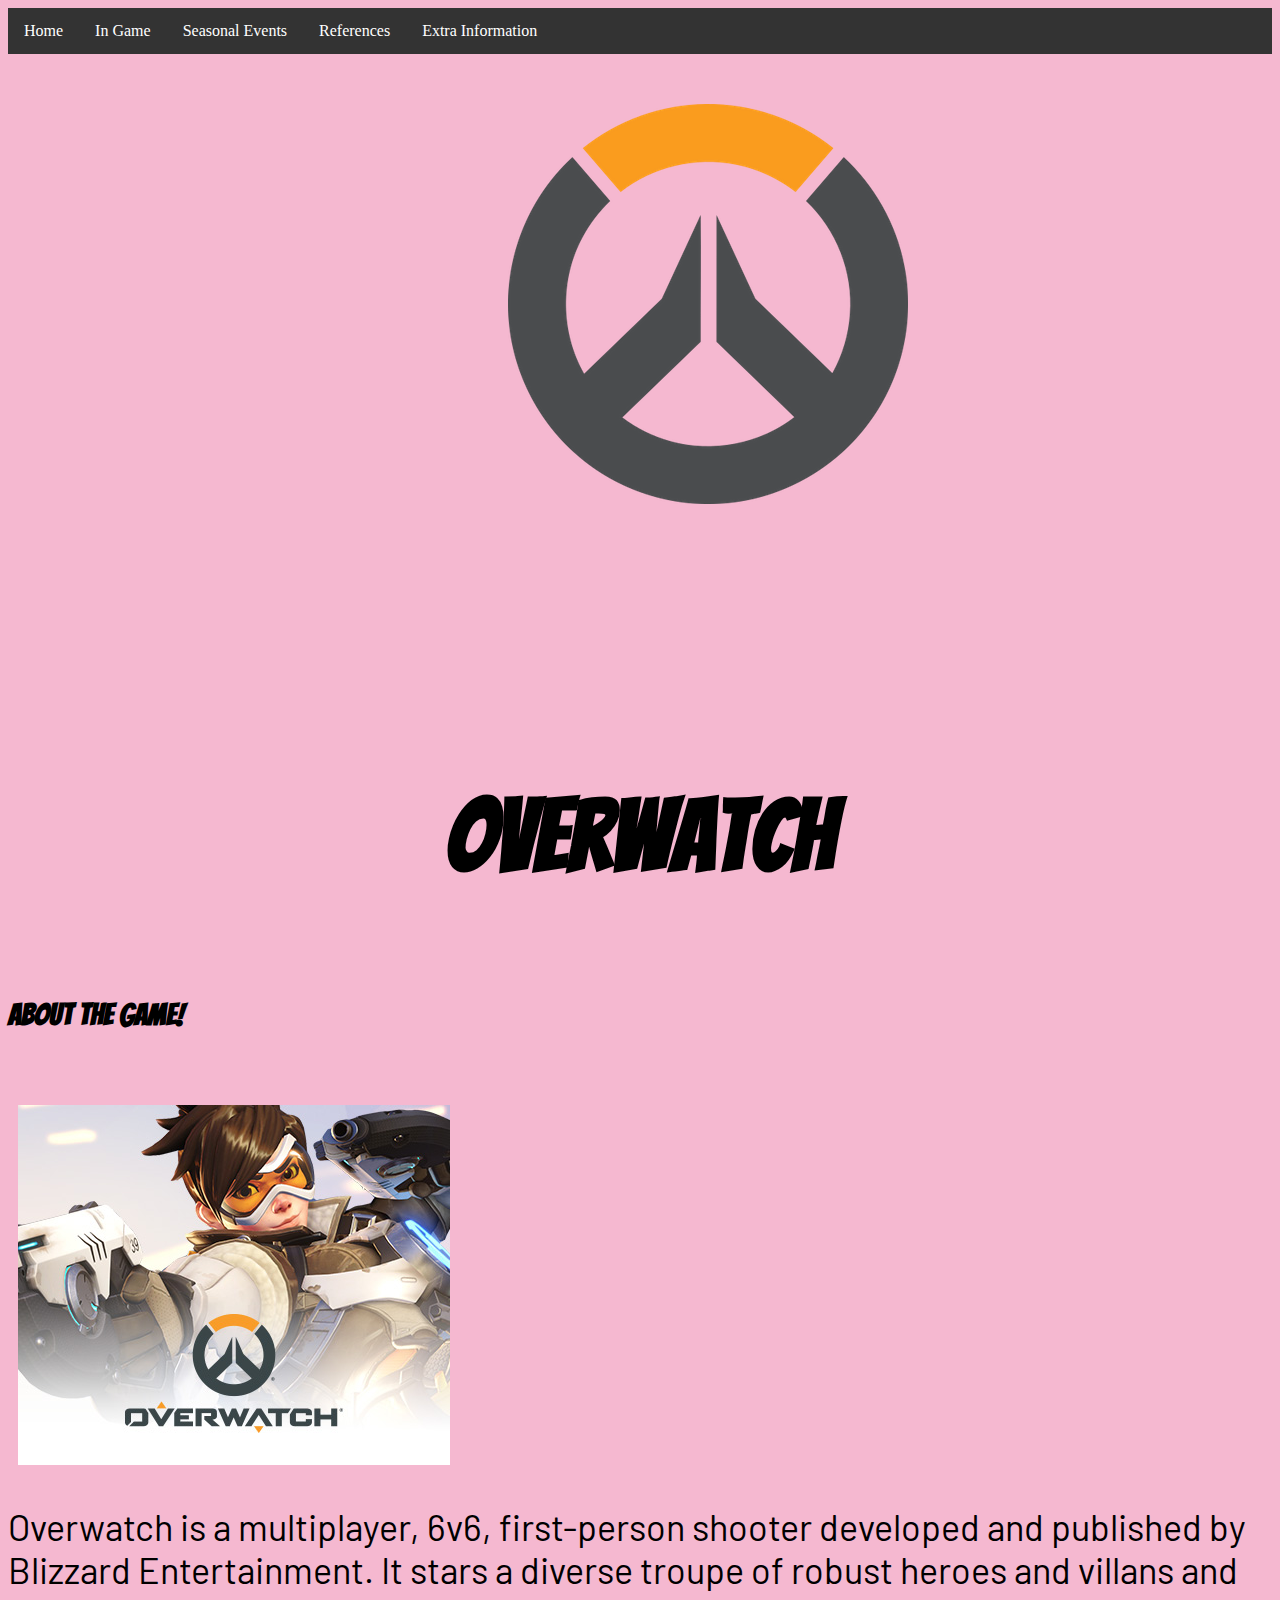
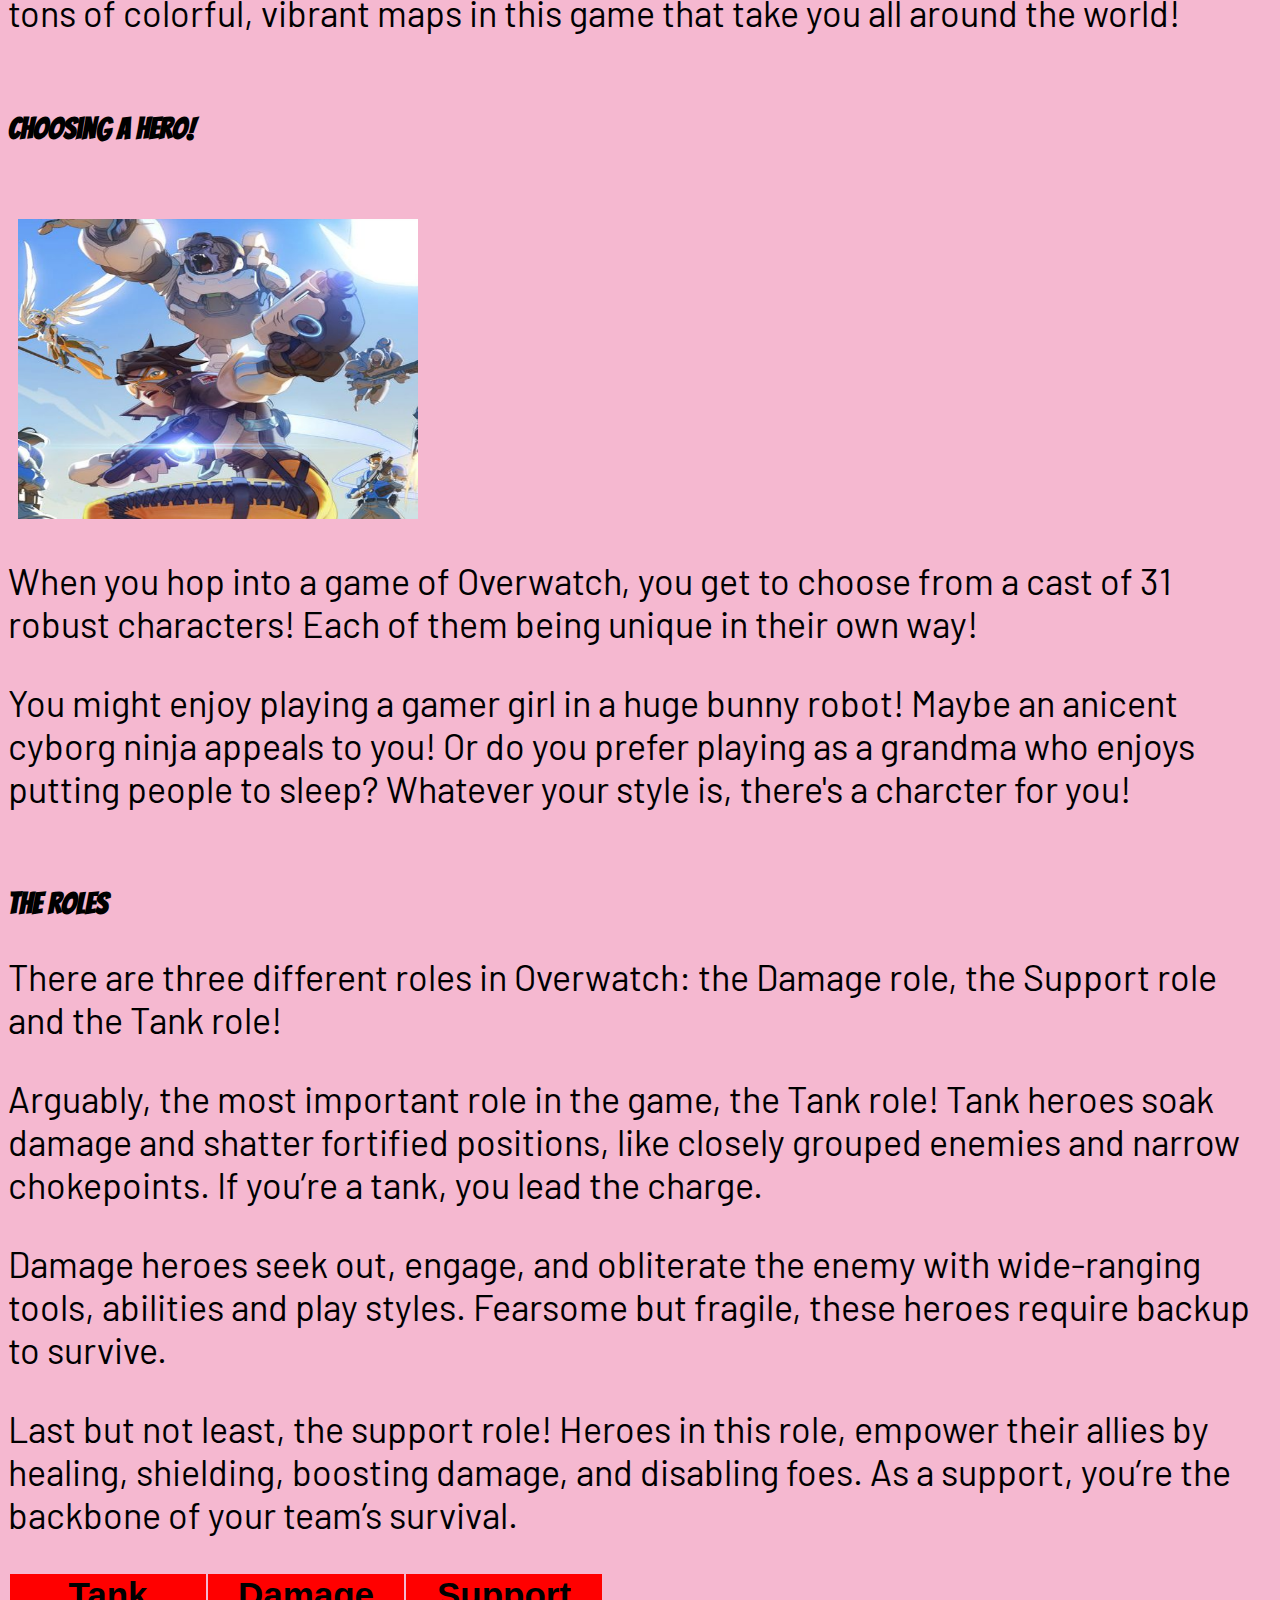
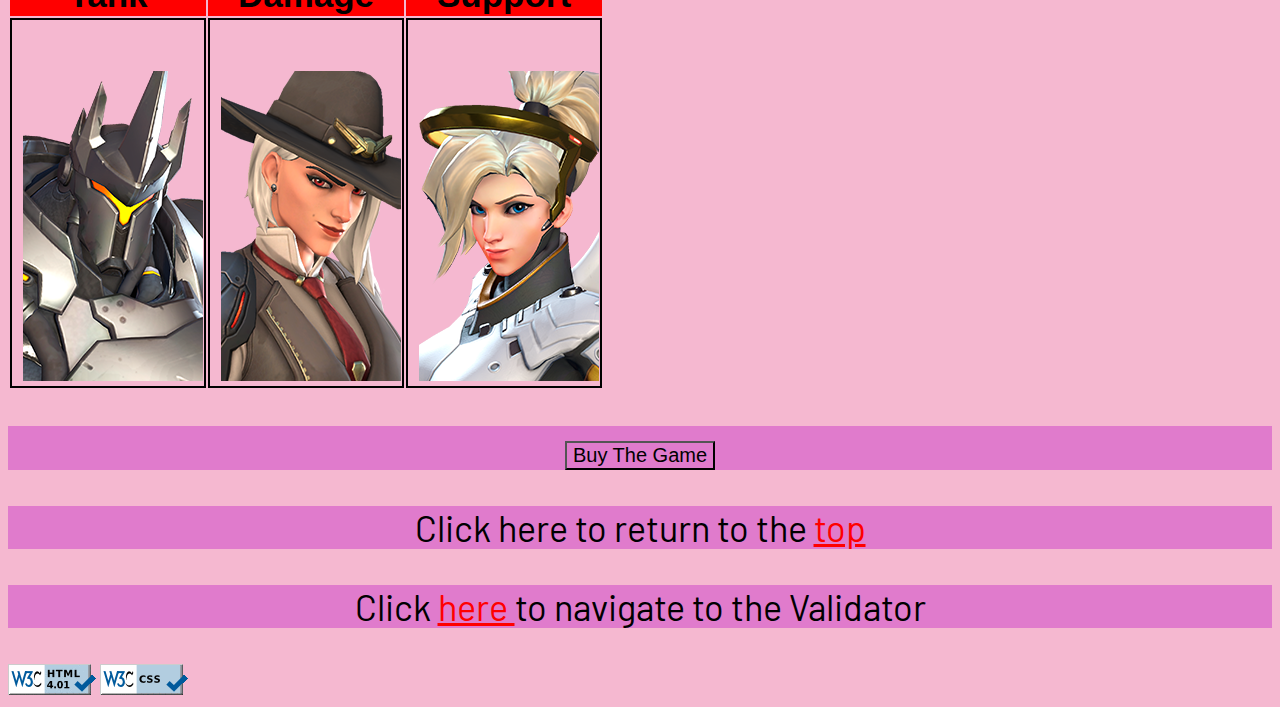
<file: index.html>
<!Doctype html>
<html>
	<head>
		<link rel="stylesheet" type="text/css" href="index.css"> 
		<link href="https://fonts.googleapis.com/css?family=Bangers&display=swap" rel="stylesheet">
		<link href="https://fonts.googleapis.com/css?family=Barlow&display=swap" rel="stylesheet">
		<meta charset="UTF-8">
		<title>
			Title Page 
		</title>

	</head>
	<body class="Top">
		<ul>
			<li>
				<a href="index.html">Home</a>
			</li>
			<li>
			<a href="owcontent.html" target="_blank"> In Game </a>
			<li>
				<a href="Events.html" target="_blank">Seasonal Events </a>
			</li>
			<li>
				<a href="citations.html" target="_blank">References</a>
			</li>
			<li class="dropdown">
				<a href="javascript:void(0)" class="dropbtn" >Extra Information</a>
				<div class="dropdown-content">
					<a href="https://overwatchleague.com/" target="_blank">The Overwatch League</a>
					<a href="https://playoverwatch.com/en-us/esports/open-division" target="_blank">Open Division</a>
				</div>
			</li>
		</ul>
		<div class="a">
			<img src="images/overwatch.png" alt="Don't Work">
		</div>
		<br>
		<br>
		<br>
		<br>
		<br>
		<br>
		<br>
		<br>
		<br>
		<h1>
			Overwatch
		</h1>
		<br>
		<h2>
			About the game!
		</h2>
		
		<img src="images/Overwatch1.jpg" alt="No Work" class="ow1">
		<p>
			Overwatch is a multiplayer, 6v6, first-person
			shooter developed and published by Blizzard Entertainment.
			It stars a diverse troupe of robust heroes and villans and 
			tons of colorful, vibrant maps in this game that take you all 
			around the world!
		
			
		</p>
		
		<br>
		<h2>
			Choosing a hero!
		</h2>
		<img src="images/hro.jpg" alt="No Work" width="400" height="300" class="hro">
		<p>
			When you hop into a game of Overwatch, you get to choose from a cast of 31 robust characters!
			Each of them being unique in their own way!
		</p>
		<p>
			You might enjoy playing a gamer girl in a huge bunny robot! 
			Maybe an anicent cyborg ninja appeals to you! 
			Or do you prefer playing as a grandma who enjoys putting people to sleep?
			Whatever your style is, there's a charcter for you!
		</p>
		<br>
		<h2> 
		The Roles
		</h2>
		<p>
			There are three different roles in Overwatch:
			the Damage role, the Support role and the Tank role!
		</p>
		<p>
			Arguably, the most important role in the game, the Tank role!
			Tank heroes soak damage and shatter fortified positions, 
			like closely grouped enemies and narrow chokepoints.
			If you’re a tank, you lead the charge.
		</p>
		<p>
			Damage heroes seek out, engage, and obliterate the enemy with wide-ranging tools,
			abilities and play styles.
			Fearsome but fragile, these heroes require backup to survive.
		</p>
		<p>
		Last but not least, the support role! Heroes in this role, 
		empower their allies by healing, shielding,
		boosting damage, and disabling foes.
		As a support, you’re the backbone of your team’s survival.
		</p>
		<table>
			<tr>
				<th>Tank</th>
				<th>Damage</th>
				<th>Support</th>
			</tr>
			<tr>
				
				<td><img src="images/rein.png" alt="No Work" class="rein" ></td>
				<td><img src="images/ashe.png" alt="No Work" class="ashe" ></td>
				<td><img src="images/mercy.png" alt="No Work" class="mercy" ></td>
			
			</tr>
		</table>
		
		
		<footer>
			<p>
				<button onclick="window.location.href = 'https://us.shop.battle.net/en-us/product/overwatch?blzcmp=ow_buy_footer';">Buy The Game</button>
			
			</p>
		</footer>
		<footer>
			<p>
				Click here to return to the <a href="#Top">top</a>
			</p>
			
		</footer>
		<footer>
			<p>
				Click <a href="http://validator.w3.org/check?uri=https://raaidrashid.github.io" target="_blank">here </a> to navigate to the Validator
				
			</p>
		</footer>
		<img src="images/w3c.png" alt="No Work" class="css">
		<img src="images/vcss.jpg" alt="No Work" class="css">
	</body>
</html>
</file>
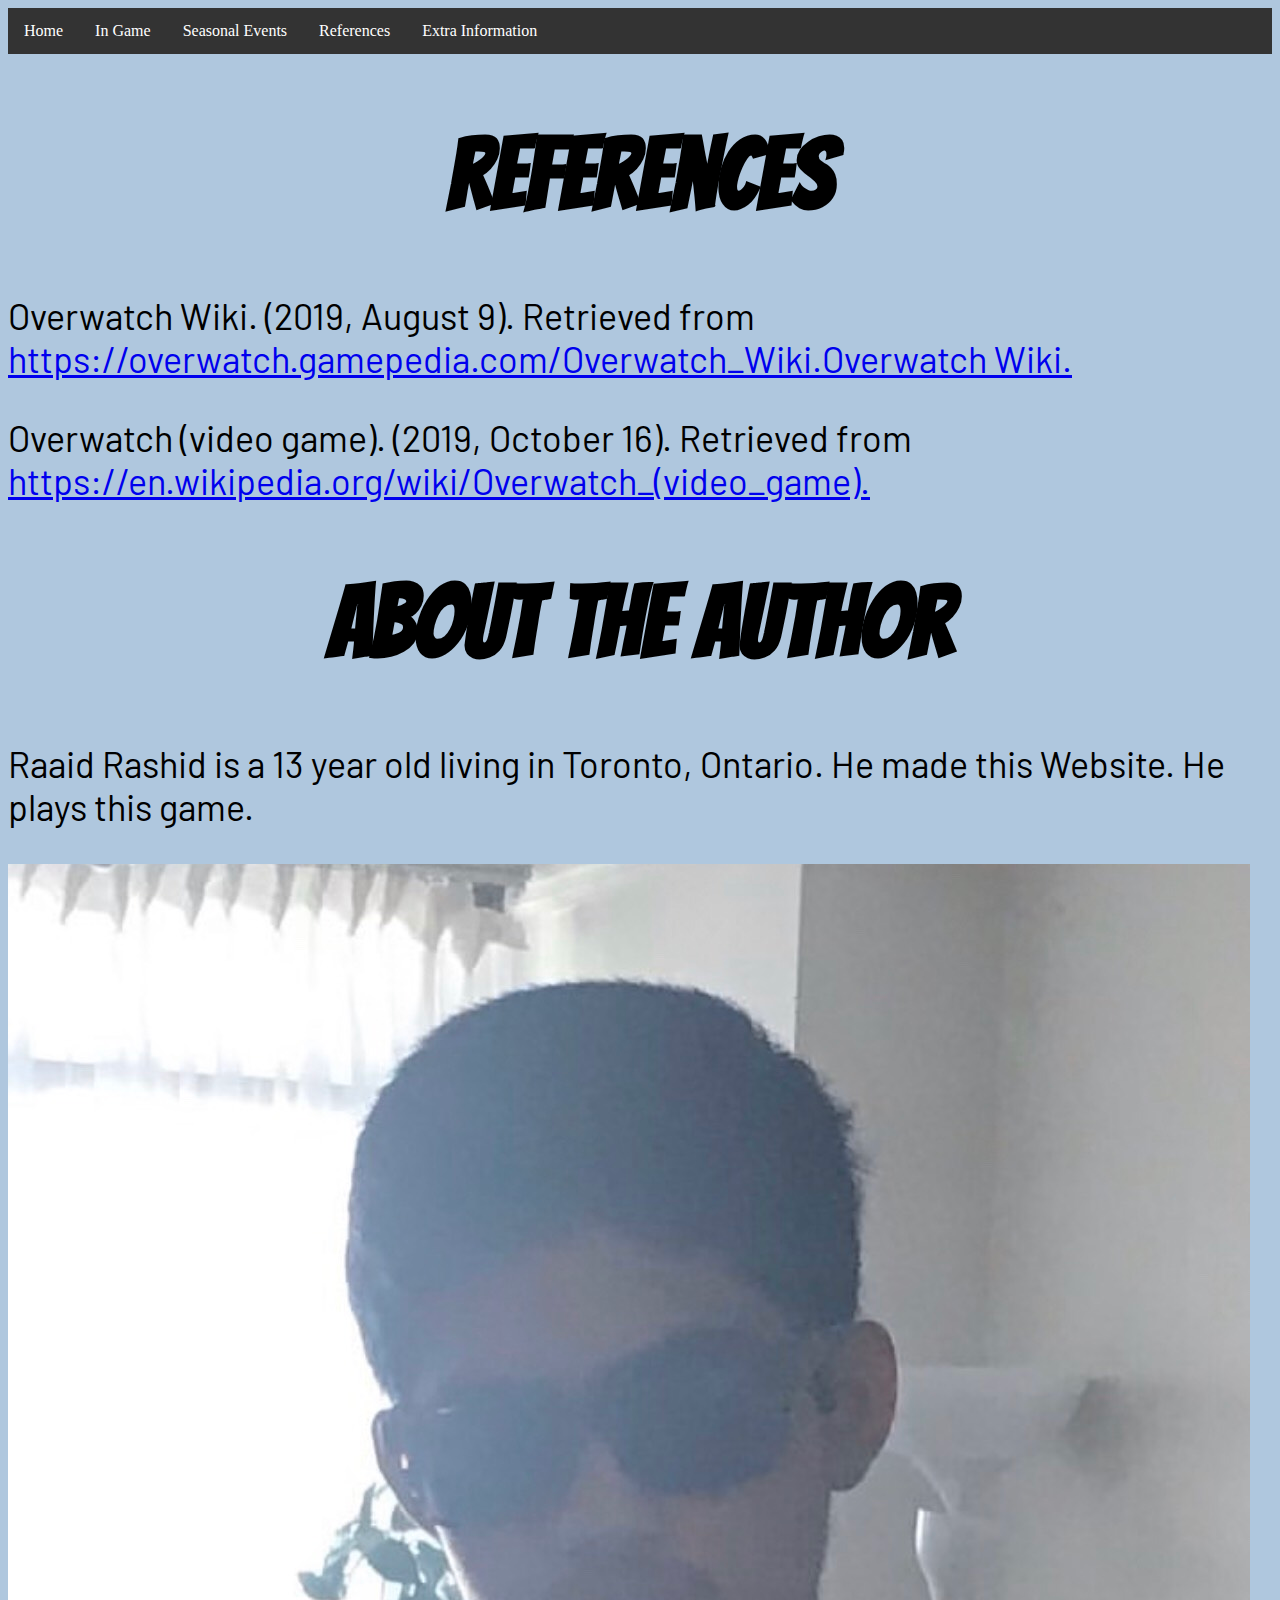
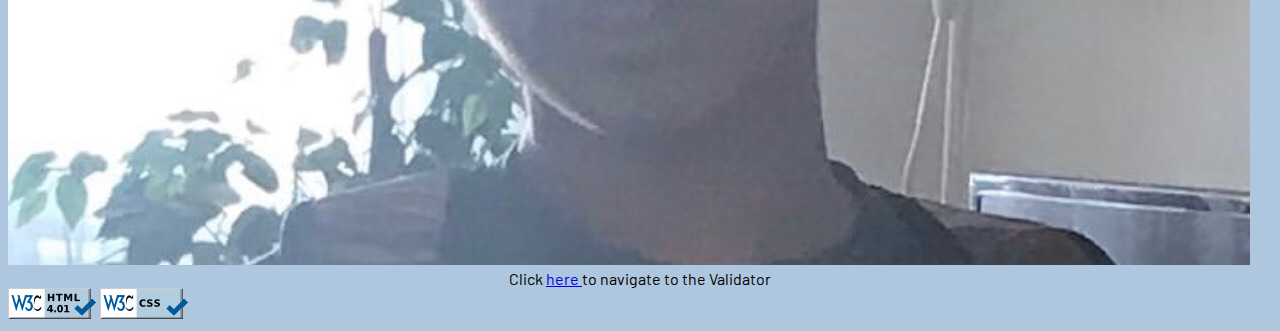
<file: citations.html>
<!Doctype HTML>
<html>
	<head>
		<link rel="stylesheet" type="text/css" href="citations.css"> 
		<link href="https://fonts.googleapis.com/css?family=Bangers&display=swap" rel="stylesheet">
		<link href="https://fonts.googleapis.com/css?family=Barlow&display=swap" rel="stylesheet">
		<meta charset="UTF-8">
		<title>
			References
		</title>

	</head>
	<body class="Top">
		<ul>
			<li>
				<a href="index.html">Home</a>
			</li>
			<li>
			<a href="owcontent.html" target="_blank"> In Game </a>
			<li>
				<a href="Events.html" target="_blank">Seasonal Events </a>
			</li>
			<li>
				<a href="citations.html" target="_blank">References</a>
			</li>
			<li class="dropdown">
				<a href="javascript:void(0)" class="dropbtn" >Extra Information</a>
				<div class="dropdown-content">
					<a href="https://overwatchleague.com/" target="_blank">The Overwatch League</a>
					<a href="https://playoverwatch.com/en-us/esports/open-division" target="_blank">Open Division</a>
				</div>
			</li>
		</ul>
		<h1>
		References
		</h1>
		<p>
			Overwatch Wiki. (2019, August 9). Retrieved from <a href="https://overwatch.gamepedia.com/Overwatch_Wiki.Overwatch" target="_blank">https://overwatch.gamepedia.com/Overwatch_Wiki.Overwatch Wiki. </a> 
		</p>
		<p>
			Overwatch (video game). (2019, October 16). Retrieved from <a href="https://en.wikipedia.org/wiki/Overwatch_(video_game_.)" target="_blank"> https://en.wikipedia.org/wiki/Overwatch_(video_game).</a>
		
		</p>
		<h1>
		About the Author
		</h1>
		<p>
			Raaid Rashid is a 13 year old living in Toronto, Ontario. He made this Website. He plays this game.
		</p>
		<img src="images/raaid.jpg" alt="No Work">
		<footer>
		
				Click <a href="http://validator.w3.org/check?uri=https://raaidrashid.github.io" target="_blank">here </a> to navigate to the Validator
		</footer>
		<img src="images/w3c.png" alt="No Work" class="css">
		<img src="images/vcss.jpg" alt="No Work" class="css">
		
	</body>
</html>
</file>
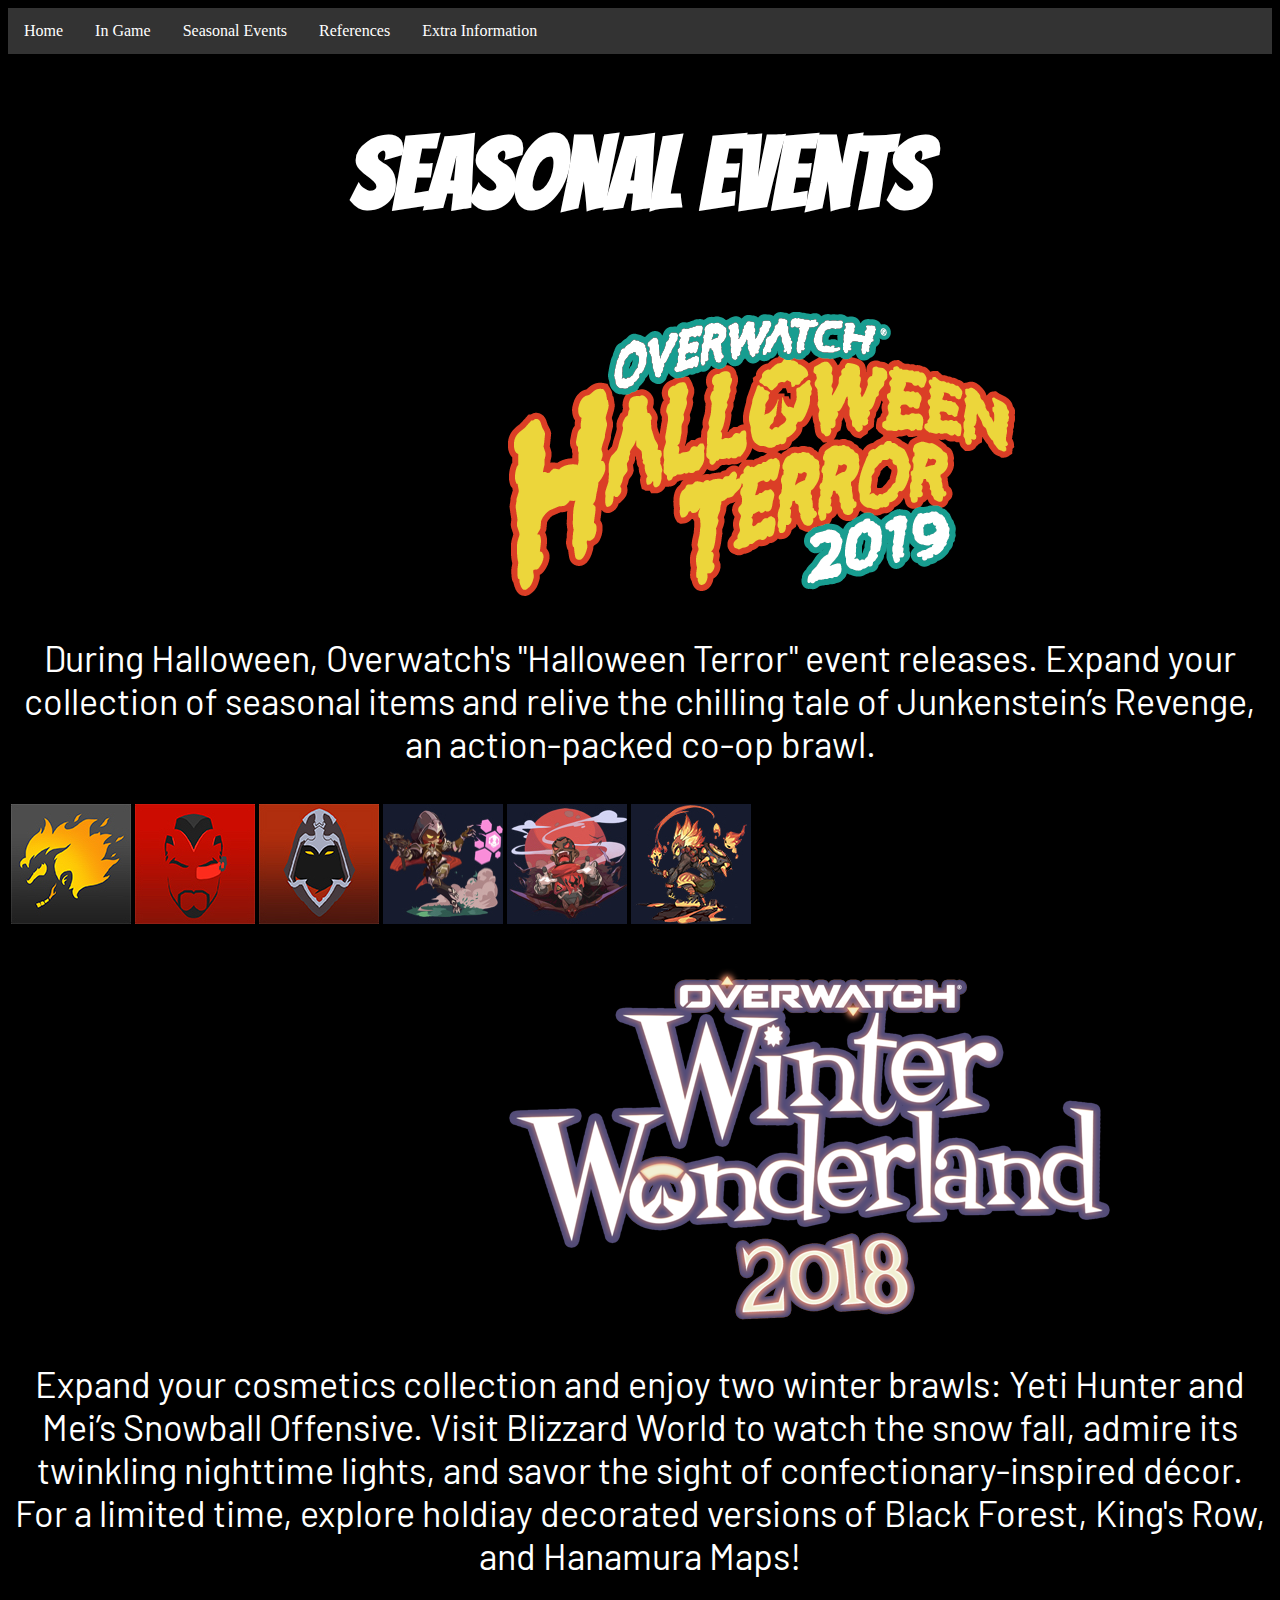
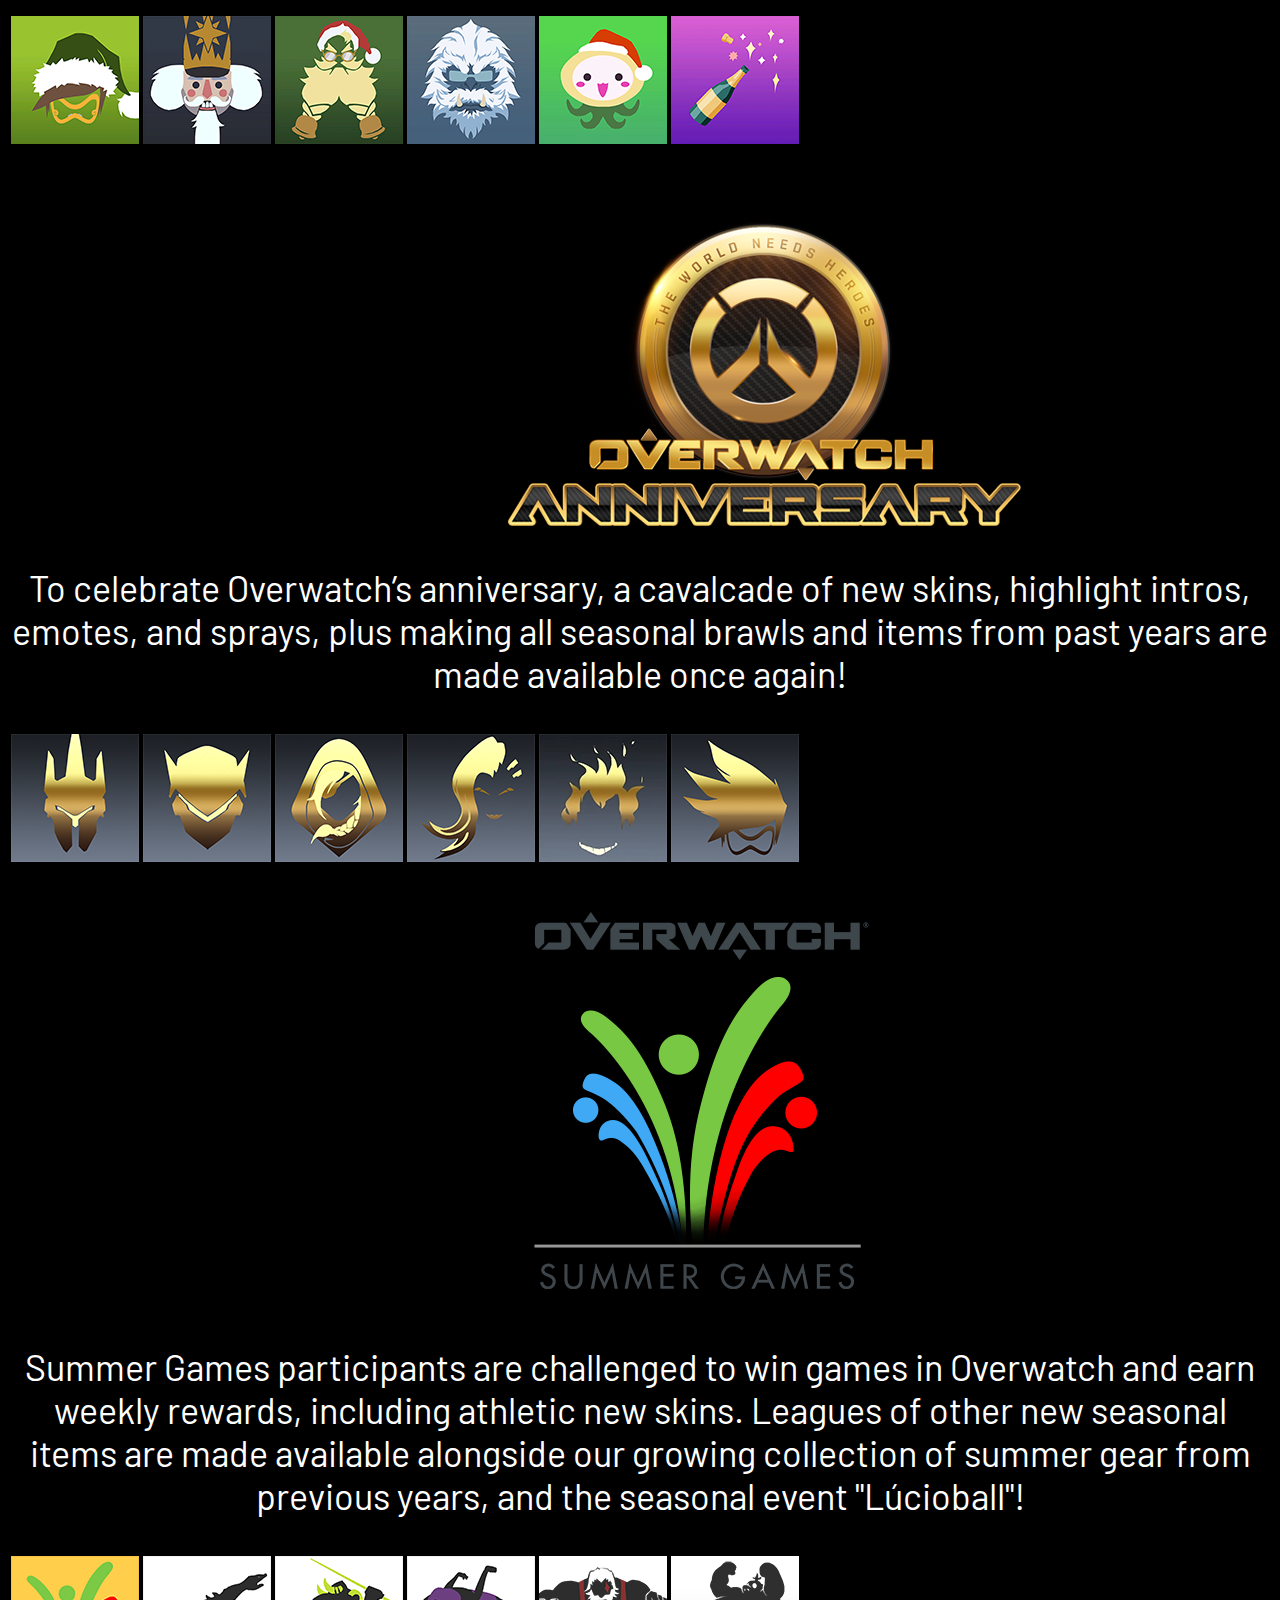
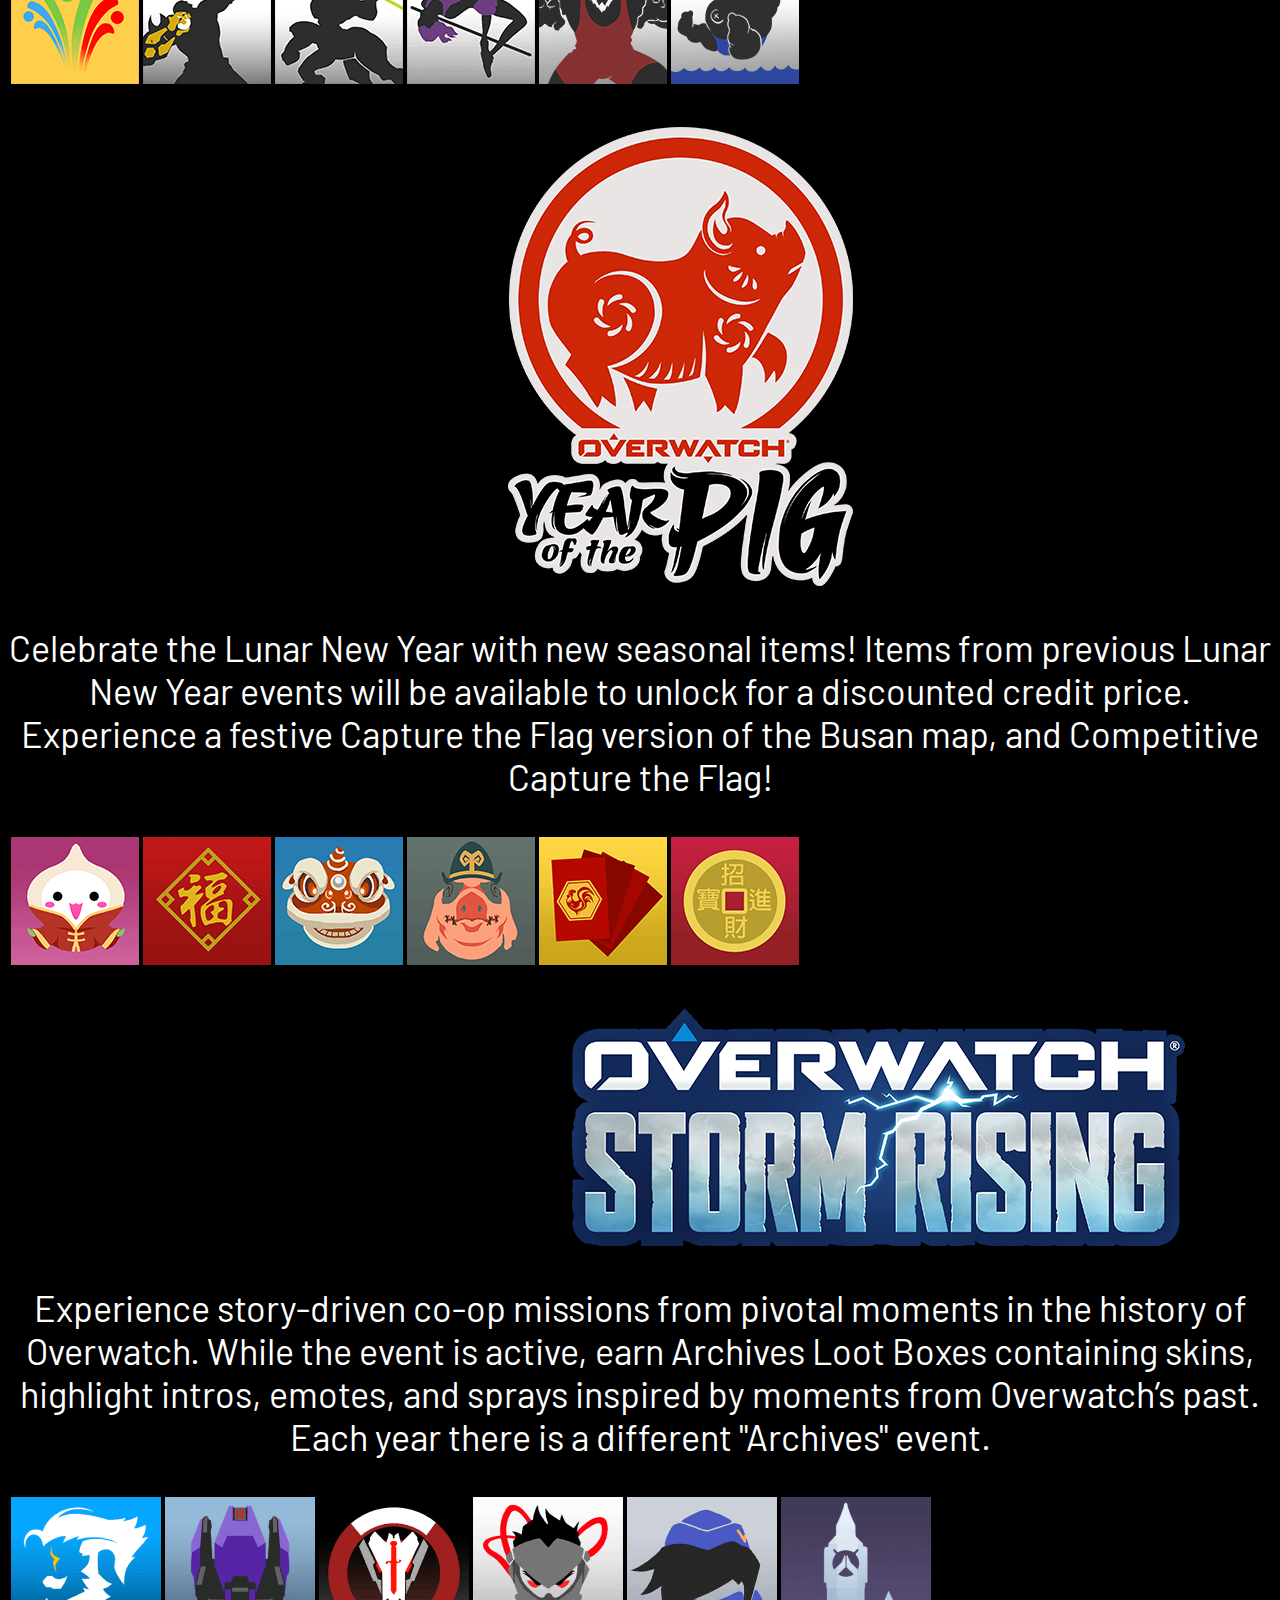
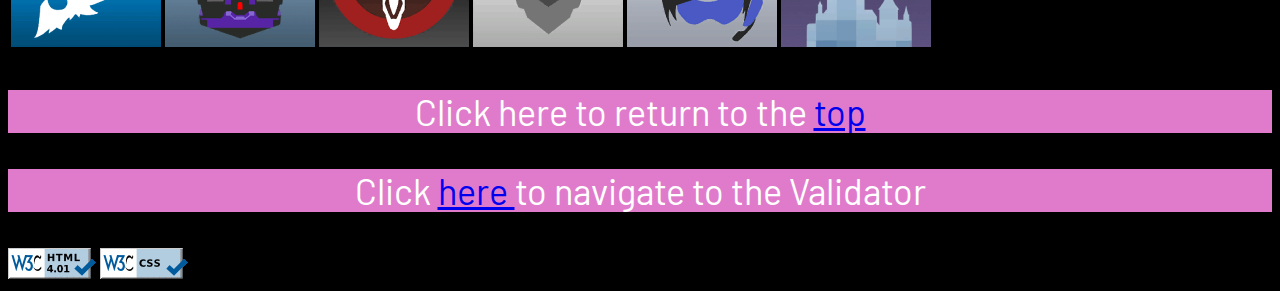
<file: Events.html>
<!Doctype html>
<html>
	<head>
		<link rel="stylesheet" type ="text/css"href = "Events.css" /> 
		<link href="https://fonts.googleapis.com/css?family=Bangers&display=swap" rel="stylesheet">
		<link href="https://fonts.googleapis.com/css?family=Barlow&display=swap" rel="stylesheet">
		<meta charset="UTF-8">
		<title>
			Events
		</title>

	</head>
	<body class="Top">
		<ul>
			<li>
				<a href="index.html">Home</a>
			</li>
			<li>
			<a href="owcontent.html" target="_blank"> In Game </a>
			<li>
				<a href="Events.html" target="_blank">Seasonal Events </a>
			</li>
			<li>
				<a href="citations.html" target="_blank">References</a>
			</li>
			<li class="dropdown">
				<a href="javascript:void(0)" class="dropbtn" >Extra Information</a>
				<div class="dropdown-content">
					<a href="https://overwatchleague.com/" target="_blank">The Overwatch League</a>
					<a href="https://playoverwatch.com/en-us/esports/open-division" target="_blank">Open Division</a>
				</div>
			</li>
		</ul>
		<h1 class="Title">
			Seasonal Events
		</h1>
		<br>
	
		<img src="images/halloween.jpg" alt="Doesnt Work" class="ht">
		<p>
			During Halloween, Overwatch's "Halloween Terror" event releases.
			Expand your collection of seasonal items and relive the chilling 
			tale of Junkenstein’s Revenge, 
			an action-packed co-op brawl.
		</p>
		<table>
			<tr>	
				<td><img src="images/jri.jpg" alt="No Work" ></td>
				<td><img src="images/bp.jpg" alt="No Work"></td>
				<td><img src="images/sb.jpg" alt="No Work" ></td>
				<td><img src="images/sb1.jpg" alt="No Work" ></td>
				<td><img src="images/bp1.jpg" alt="No Work" ></td>
				<td><img src="images/jri1.jpg" alt="No Work" ></td>
			</tr>
		</table>
		<br>
		<br>
		<img src="images/ww.jpg" alt="Doesnt Work" class="ht">
		<p>
			Expand your cosmetics collection and enjoy two winter brawls: Yeti Hunter and Mei’s Snowball Offensive. 
			Visit Blizzard World to watch the snow fall, admire its twinkling nighttime lights,
			and savor the sight of confectionary-inspired décor.
			For a limited time, explore holdiay decorated versions of Black Forest, King's Row, and Hanamura Maps!
		</p>
		<table>
			<tr>	
				<td><img src="images/tgi.png" alt="No Work" ></td>
				<td><img src="images/nc.png" alt="No Work"></td>
				<td><img src="images/st.png" alt="No Work" ></td>
				<td><img src="images/yt.png" alt="No Work" ></td>
				<td><img src="images/pchi.png" alt="No Work" ></td>
				<td><img src="images/bb.png" alt="No Work" ></td>
			</tr>
		</table>
		<br>
		<br>
		<br>
		<img src="images/oa.png" alt="Doesnt Work" class="ht">
		<p>
			To celebrate Overwatch’s anniversary, a cavalcade of new skins, highlight intros, emotes,
			and sprays, plus making all seasonal brawls and items from past years are made available once again!
		</p>
		<table>
			<tr>	
				<td><img src="images/rg.png" alt="No Work" ></td>
				<td><img src="images/gjg.png" alt="No Work"></td>
				<td><img src="images/ag.png" alt="No Work" ></td>
				<td><img src="images/sbg.png" alt="No Work" ></td>
				<td><img src="images/gr.png" alt="No Work" ></td>
				<td><img src="images/trg.png" alt="No Work" ></td>
			</tr>
		</table>
		<br>
		<br>
		
		<img src="images/sg.png" alt="Doesnt Work" class="ht">
		<p>
			Summer Games participants are challenged to
			win games in Overwatch and earn weekly rewards,
			including athletic new skins. Leagues of other new seasonal items are made available 
			alongside our growing collection of 
			summer gear from previous years, and the seasonal event "Lúcioball"!
		</p>
		<table>
			<tr>	
				<td><img src="images/sg1.png" alt="No Work" ></td>
				<td><img src="images/ds.png" alt="No Work"></td>
				<td><img src="images/ht.png" alt="No Work" ></td>
				<td><img src="images/sj.png" alt="No Work" ></td>
				<td><img src="images/wr.png" alt="No Work" ></td>
				<td><img src="images/dr.png" alt="No Work" ></td>
			</tr>
		</table>
		<br>
		<br>
		
		
		<img src="images/ln.png" alt="Doesnt Work" class="ht">
		<p>
			Celebrate the Lunar New Year with new seasonal items!
			Items from previous Lunar New Year events will be available to unlock for 
			a discounted credit price. Experience a festive Capture the Flag version of
			the Busan map, and Competitive Capture the Flag!
		</p>
		<table>
			<tr>	
				<td><img src="images/fc.png" alt="No Work" ></td>
				<td><img src="images/ft.png" alt="No Work"></td>
				<td><img src="images/ld.png" alt="No Work" ></td>
				<td><img src="images/pg.png" alt="No Work" ></td>
				<td><img src="images/re.png" alt="No Work" ></td>
				<td><img src="images/c.png" alt="No Work" ></td>
			</tr>
		</table>
		<br>
		<br>
		<img src="images/str.png" alt="Doesnt Work" class="ht">
		<p>
			Experience story-driven co-op missions from pivotal moments in the history of Overwatch.
		While the event is active, earn Archives Loot Boxes containing skins, 
		highlight intros, emotes, and sprays inspired by moments from Overwatch’s past.
			Each year there is a different "Archives" event.
		</p>
		<table>
			<tr>	
				<td><img src="images/lt.png" alt="No Work" ></td>
				<td><img src="images/dp.png" alt="No Work"></td>
				<td><img src="images/bw.png" alt="No Work" ></td>
				<td><img src="images/cbrg.png" alt="No Work" ></td>
				<td><img src="images/ctr.png" alt="No Work" ></td>
				<td><img src="images/ur.png" alt="No Work" ></td>
			</tr>
		</table>
		<footer>
			<p>
				Click here to return to the <a href="#Top">top</a>
			</p>
		</footer>
		<footer>
			<p>
				Click <a href="http://validator.w3.org/check?uri=https://raaidrashid.github.io" target="_blank">here </a> to navigate to the Validator
			</p>
		</footer>
		<img src="images/w3c.png" alt="No Work" class="css">
		<img src="images/vcss.jpg" alt="No Work" class="css">
	</body>
</html>
</file>
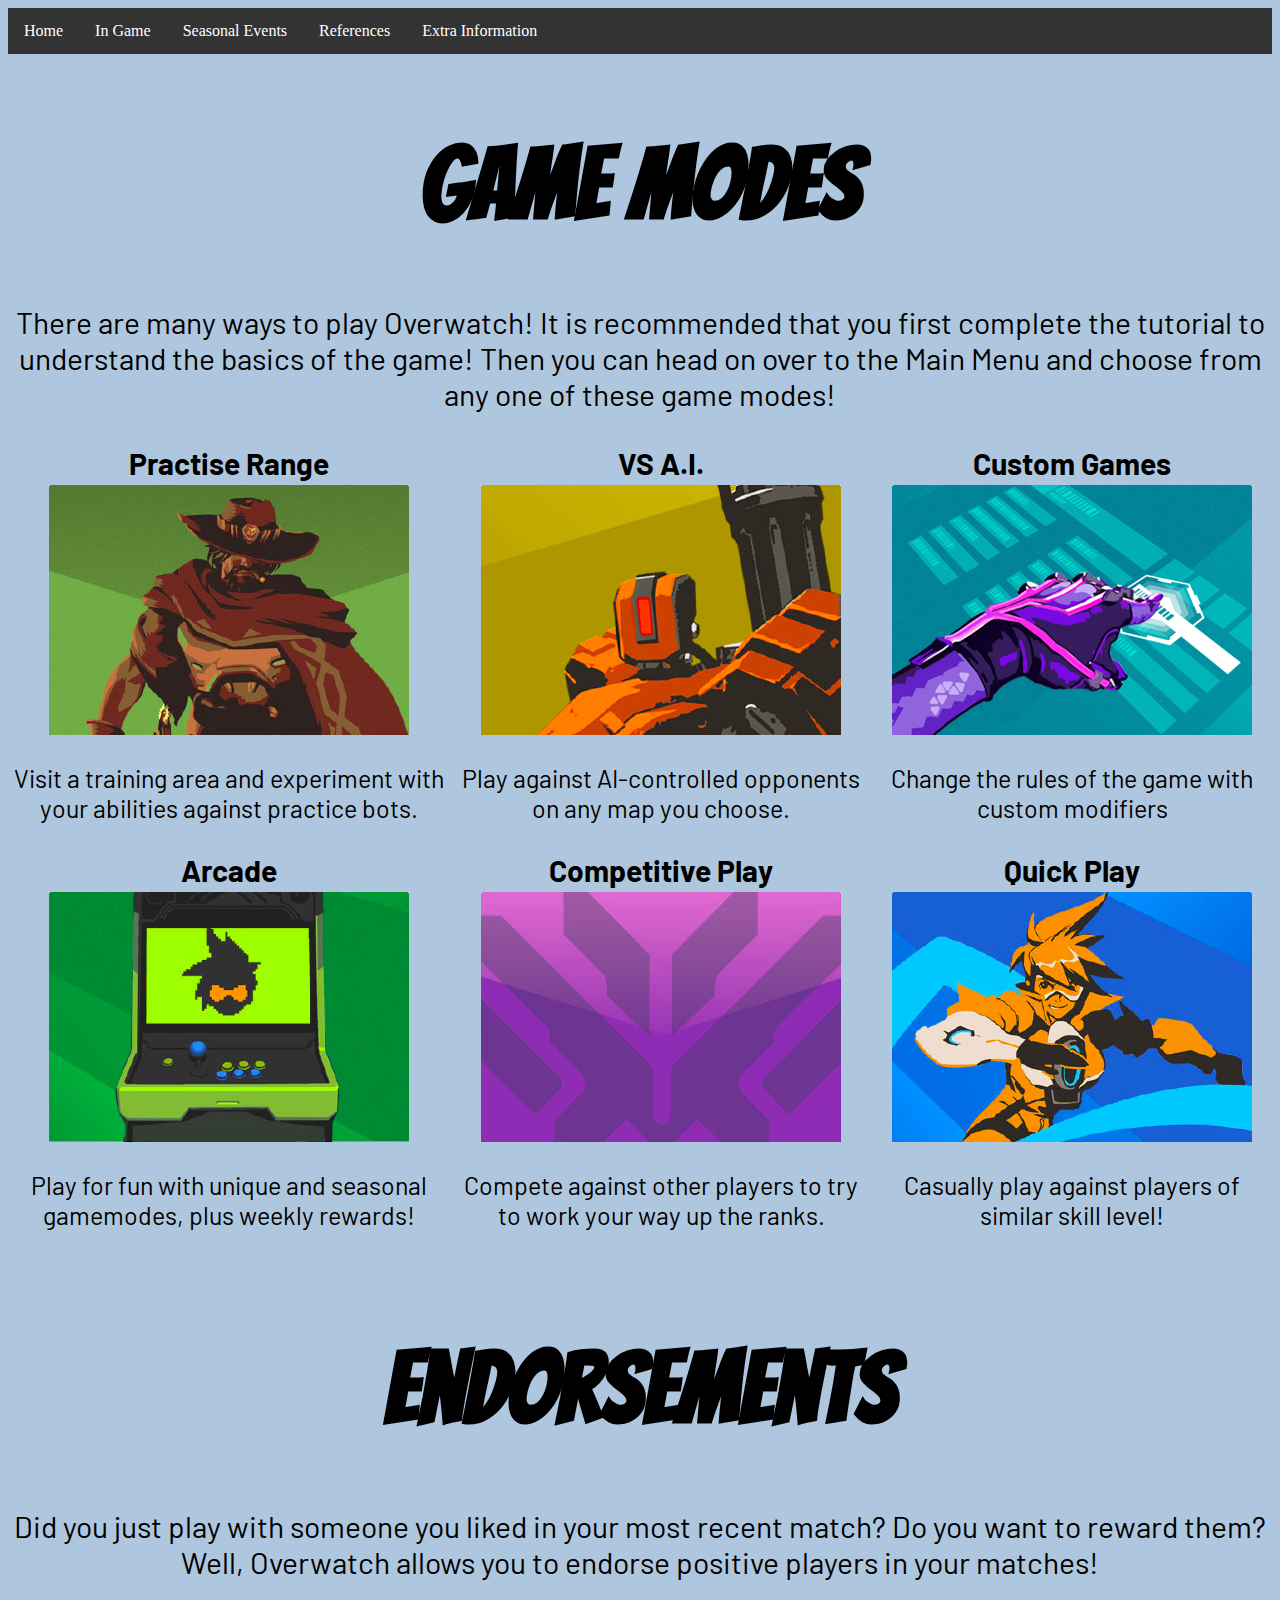
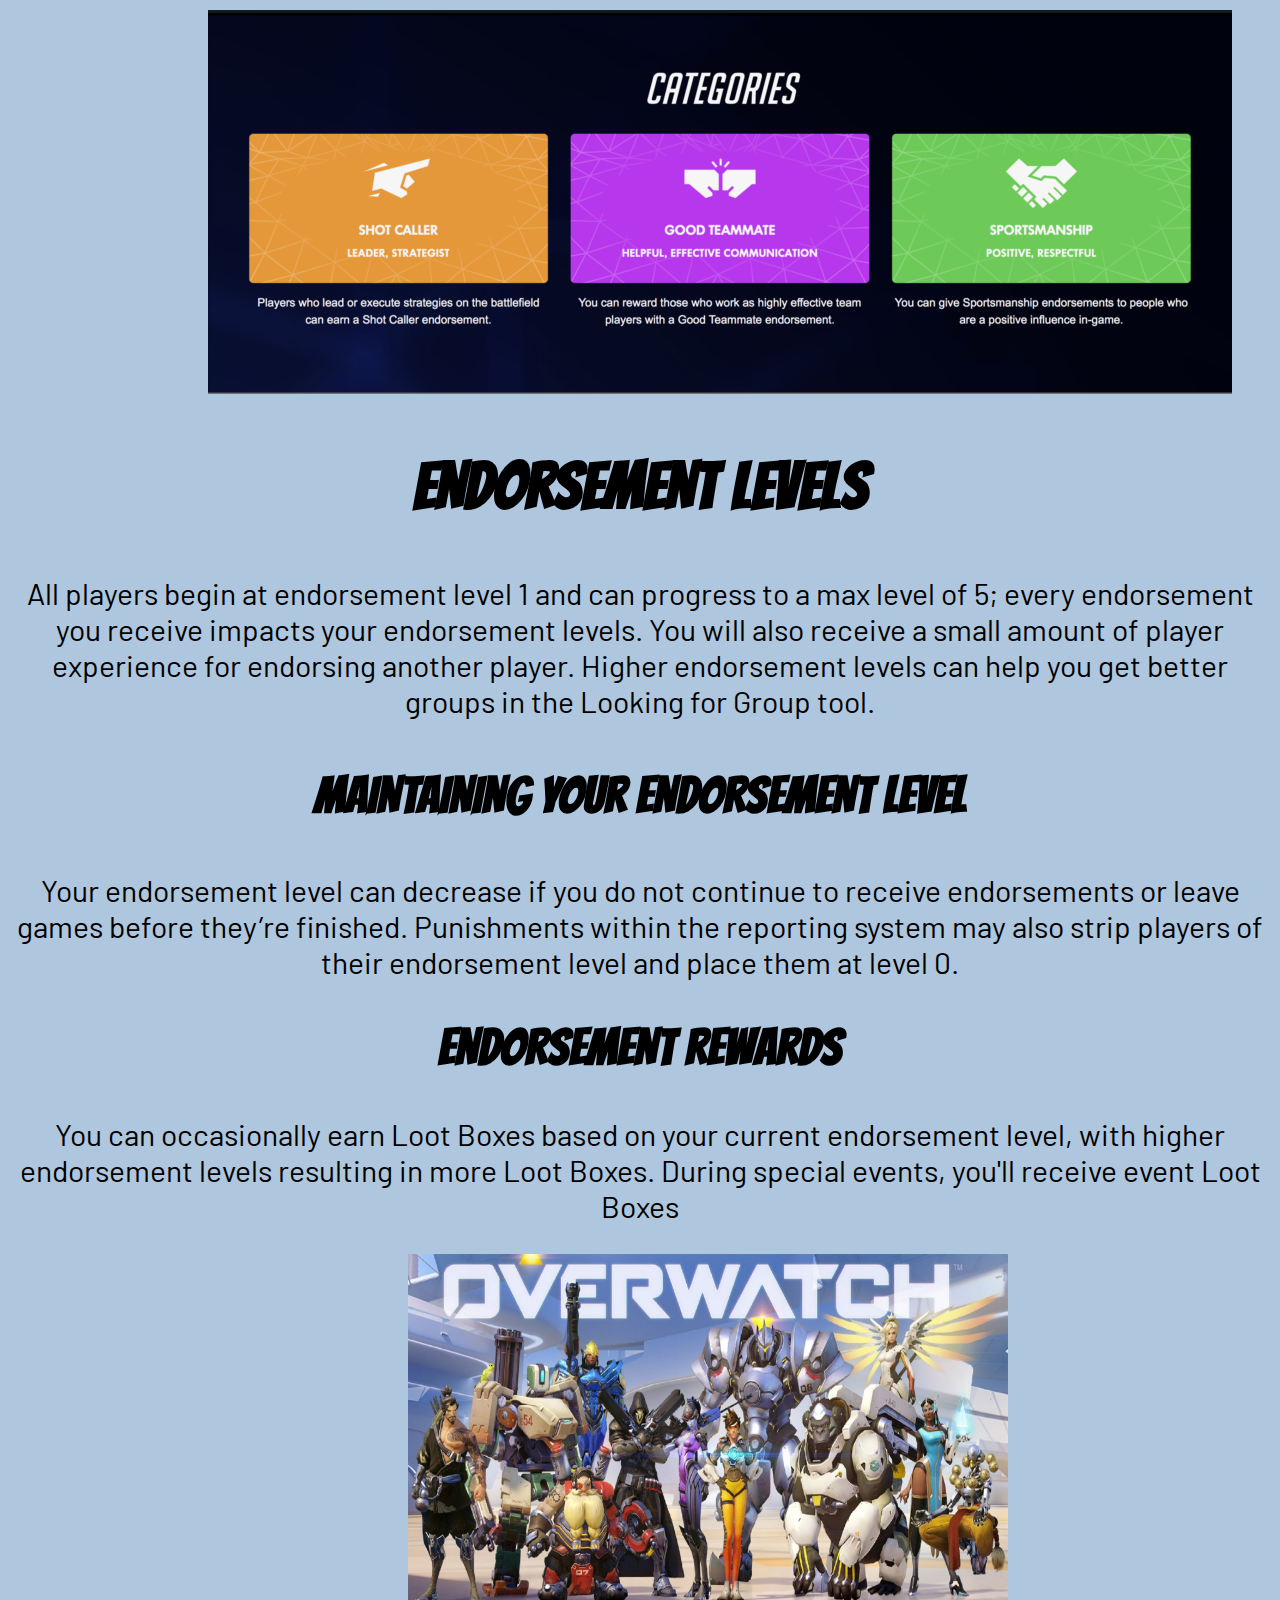
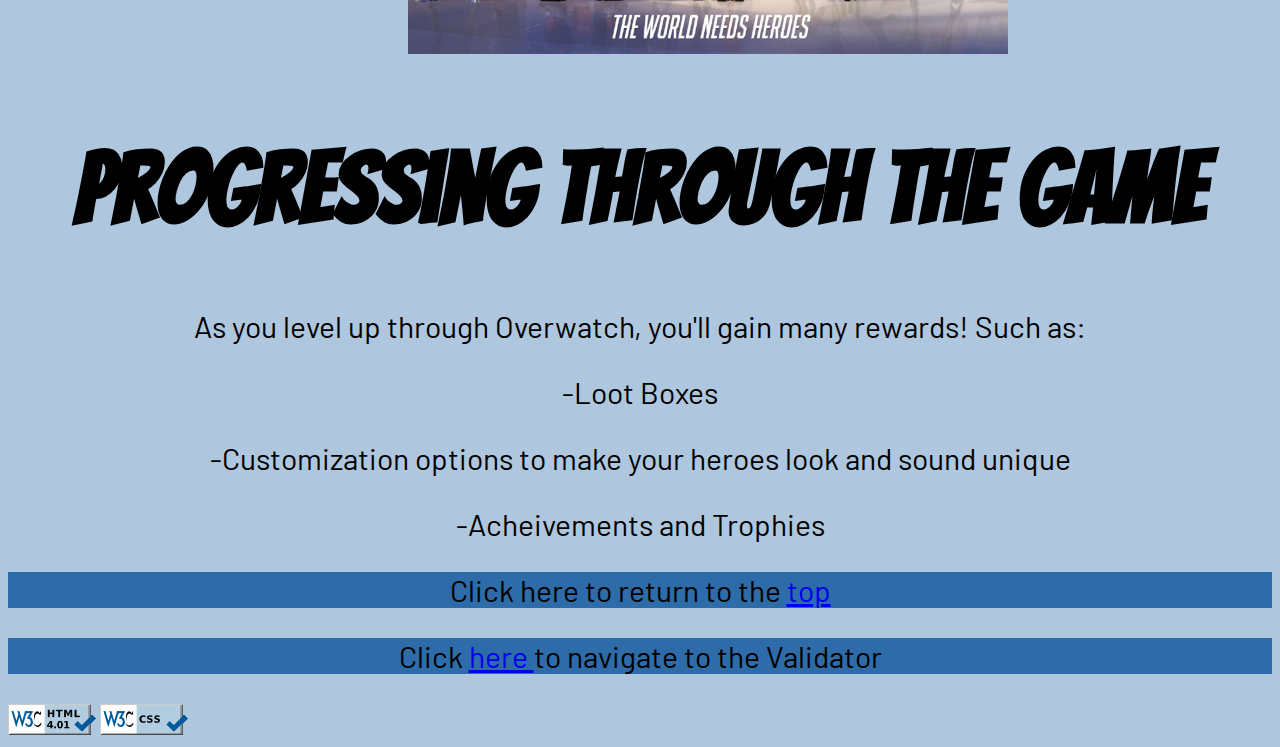
<file: owcontent.html>
<!Doctype html>
<html>
<head>
		<link rel="stylesheet" type="text/css" href="owcontent.css"> 
		<link href="https://fonts.googleapis.com/css?family=Bangers&display=swap" rel="stylesheet">
		<link href="https://fonts.googleapis.com/css?family=Barlow&display=swap" rel="stylesheet">
		<meta charset="UTF-8">
		<title>
			In Game Content
		</title>

	</head>
	<body class="Top">
		<ul>
			<li>
				<a href="index.html">Home</a>
			</li>
			<li>
			<a href="owcontent.html" target="_blank"> In Game </a>
			<li>
				<a href="Events.html" target="_blank">Seasonal Events </a>
			</li>
			<li>
				<a href="citations.html" target="_blank">References</a>
			</li>
			<li class="dropdown">
				<a href="javascript:void(0)" class="dropbtn" >Extra Information</a>
				<div class="dropdown-content">
					<a href="https://overwatchleague.com/" target="_blank">The Overwatch League</a>
					<a href="https://playoverwatch.com/en-us/esports/open-division" target="_blank">Open Division</a>
				</div>
			</li>
		</ul>
		<h1 class="gmh">
			Game Modes
		</h1>
		<p class="gm">
			There are many ways to play Overwatch! It is recommended that you 
			first complete the tutorial to understand the basics of the game!
			Then you can head on over to the Main Menu and choose from any one of these
			game modes!
		</p>
		<table>
			<tr>
				<th>Practise Range</th>
				<th>VS A.I.</th>
				<th>Custom Games</th>
			</tr>
			<tr>
				
				<td><img src="images/pr.jpg" alt="No Work" > <p class="ptd"> Visit a training area and experiment with your abilities against practice bots. </p></td>
				<td><img src="images/ai.jpg" alt="No Work" ><p class="ptd">Play against AI-controlled opponents on any map you choose.</p></td>
				<td><img src="images/cg.jpg" alt="No Work" ><p class="ptd"> Change the rules of the game with custom modifiers</p></td>
			</tr>
			<tr>
				<th>Arcade</th>
				<th>Competitive Play</th>
				<th>Quick Play</th>
			</tr>
			<tr>
				<td> <img src="images/arc.jpg" alt="No Work"> <p class="ptd"> Play for fun with unique and seasonal gamemodes, plus weekly rewards!</p> </td>
				<td> <img src="images/comp.jpg" alt="No Work"><p class="ptd">Compete against other players to try to work your way up the ranks. </p> </td>
				<td> <img src="images/qp.jpg" alt="No Work"><p class="ptd">Casually play against players of similar skill level!</p> </td>
			
			</tr>
		</table>
		<h1 class="gmh">
			Endorsements
		</h1>
		<p class="gm">
			Did you just play with someone you liked in your most recent match? 
			Do you want to reward them? Well, Overwatch allows you to endorse positive 
			players in your matches!
		</p>
			<img src="images/endorsement.png" alt="No Work" class="endorse">
		<h2>
		ENDORSEMENT LEVELS
		</h2>
		<p class="gm">
			All players begin at endorsement level 1 and can progress to a max level of 5; 
			every endorsement you receive impacts your endorsement levels. 
			You will also receive a small amount of player experience for endorsing another player.
			Higher endorsement levels can help you get better groups in the Looking for Group tool.
		</p>
		<h3>
		MAINTAINING YOUR ENDORSEMENT LEVEL
		</h3>
		<p class="gm">
			Your endorsement level can decrease if you do not continue to 
			receive endorsements or leave games before they’re finished.
			Punishments within the reporting system may also strip players
			of their endorsement level and place them at level 0.
		</p>
		<h2 class="er">
			ENDORSEMENT REWARDS
		</h2>
		<p class="gm">
			You can occasionally earn Loot 
			Boxes based on your current endorsement level, 
			with higher endorsement levels resulting in more Loot Boxes. 
			During special events, you'll receive event Loot Boxes
		</p>
		<img src="images/oh.jpg" alt="No Work" width="600" height="400" class="wnh">
		<h1 class="gmh">
			Progressing Through The Game
		</h1>
		<p class="gm">
			As you level up through Overwatch, you'll gain many rewards! 
			Such as:
		</p>
			
		<p class="gm">-Loot Boxes </p>
		<p class="gm"> -Customization options to make your heroes look and sound unique </p>
		<p class="gm"> -Acheivements and Trophies </p>
		<footer>
			<p class="gm">
				Click here to return to the <a href="#Top">top</a>
			</p>
		</footer>
		<footer>
			<p class="gm">
				Click <a href="http://validator.w3.org/check?uri=https://raaidrashid.github.io" target="_blank">here </a> to navigate to the Validator
			</p>
		</footer>
		<img src="images/w3c.png" alt="No Work" class="css">
		<img src="images/vcss.jpg" alt="No Work" class="css">		
		</body>
		</html>
</file>
<file: index.css>
ul {
  list-style-type: none;
  margin: 0;
  padding: 0;
  overflow:hidden;
  background-color:#333;
 
  top:0px; 


}

li 
{
  float: left;
}

li a, .dropbtn
 {
  display: inline-block;
  color: white;
  text-align: center;
  padding: 14px 16px;
  text-decoration: none;
}

li a:hover, .dropdown:hover .dropbtn
 {
  background-color: red;
}

li.dropdown 
{
  display: inline-block;
}

.dropdown-content
 {
  display: none;
  position: absolute;
  background-color: #f9f9f9;
  min-width: 160px;
  box-shadow: 0px 8px 16px 0px rgba(0,0,0,0.2);
  z-index: 1;
}

.dropdown-content a 
{
  color: black;
  padding: 12px 16px;
  text-decoration: none;
  display: block;
  text-align: left;
}

.dropdown-content a:hover 
{
	background-color: #c07fdb;
}

.dropdown:hover .dropdown-content 
{
  display: block;
}
h1
{
	text-align:center;
	padding-top:400px;
	font-family:'Bangers', cursive;
	font-size:100px;
	color:black;
}
body
{
	background-color:#f5b8d0;
}
p
{
	font-size:36px;
	
	font-family: 'Barlow', sans-serif;
}
img.ow1 , .hro , .rein , .ashe , .mercy
{
	padding-left:10px;

}
h2
{
	font-size:30px;
	font-family: 'Bangers', cursive;
}
table
{
	
	font-family: 'Barlow Condensed', sans-serif;
	
}
th
{
   
   font-size:35px;
  background-color:red;
}
td
{
	 border:2px solid black;
}
h3
{
	font-size:45px;
	
}
footer
{
	text-align:center;
	background-color:#e07bcc;
}
button
{
		font-size:20px;
		cursor:pointer; 
		background-color:#e07bcc;
		
}
a
{
	color:red;
}
html
{
	scroll-behavior:smooth;
}
img
{
    padding-left:500px; padding-top:50px;
}
div.a
{
	width:100px; 
	height:100px;  
	animation-name:animation-1; 
	animation-duration:5s; 
	position:relative; 
	animation-delay:2s; 
	animation-iteration-count:infinite;
	animation-direction:alternate;
	animation-timing-function:ease-in;
}
@keyframes animation-1
{0%{left:0px; top:0px;} 
25%{left:200px; top:0px;} 
50%{left:200px; top:200px;}
 75%{left:0px; top:200px;} 
 100%{left:0px; top:0px;}
}
img.css
{
	padding:0px;
}
</file>
<file: citations.css>
ul {
  list-style-type: none;
  margin: 0;
  padding: 0;
  overflow: hidden;
  background-color: #333;
}

li 
{
  float: left;
}

li a, .dropbtn
 {
  display: inline-block;
  color: white;
  text-align: center;
  padding: 14px 16px;
  text-decoration: none;
}

li a:hover, .dropdown:hover .dropbtn
 {
  background-color: red;
}

li.dropdown 
{
  display: inline-block;
}

.dropdown-content
 {
  display: none;
  position: absolute;
  background-color: #f9f9f9;
  min-width: 160px;
  box-shadow: 0px 8px 16px 0px rgba(0,0,0,0.2);
  z-index: 1;
}

.dropdown-content a 
{
  color: black;
  padding: 12px 16px;
  text-decoration: none;
  display: block;
  text-align: left;
}

.dropdown-content a:hover 
{
	background-color: #c07fdb;
}

.dropdown:hover .dropdown-content 
{
  display: block;
}
body
{
	background-color:#afc7de;
}
html
{
	scroll-behavior:smooth;
}
p
{
	font-family: 'Barlow',sans-serif;
	font-size:36px;
}
h1
{
	text-align:center;
	font-family:'Bangers', cursive;
	font-size:100px;
	
}
footer
{
	text-align:center;
	font-size:16px;
	font-family: 'Barlow',sans-serif;
}
</file>
<file: Events.css>
ul
{
  list-style-type: none;
  margin: 0;
  padding: 0;
  overflow: hidden;
  background-color: #333;
}

li 
{
  float: left;
}

li a, .dropbtn
 {
  display: inline-block;
  color: white;
  text-align: center;
  padding: 14px 16px;
  text-decoration: none;
}

li a:hover, .dropdown:hover .dropbtn
 {
  background-color: red;
}

li.dropdown 
{
  display: inline-block;
}

.dropdown-content
 {
  display: none;
  position: absolute;
  background-color: #f9f9f9;
  min-width: 160px;
  box-shadow: 0px 8px 16px 0px rgba(0,0,0,0.2);
  z-index: 1;
}

.dropdown-content a 
{
  color: black;
  padding: 12px 16px;
  text-decoration: none;
  display: block;
  text-align: left;
}

.dropdown-content a:hover 
{
	background-color: #c07fdb;
}

.dropdown:hover .dropdown-content 
{
  display: block;
}
body
{
	background-color:black;
	color:white;
}
h1.Title
{
	text-align:center;
	font-family:'Bangers', cursive;
	font-size:100px;
	color:white;
}
html
{
	scroll-behavior:smooth;
}
p
{
	text-align:center;
	font-family: 'Barlow',sans-serif;
	font-size:36px;
}
img.ht
{
	padding-left:500px;
}
footer
{
	text-align:center;
	background-color:#e07bcc;
}
</file>
<file: owcontent.css>
ul {
  list-style-type: none;
  margin: 0;
  padding: 0;
  overflow:hidden;
  background-color:#333;
  top:0px; 
}

li 
{
  float: left;
}

li a, .dropbtn
 {
  display: inline-block;
  color: white;
  text-align: center;
  padding: 14px 16px;
  text-decoration: none;
}

li a:hover, .dropdown:hover .dropbtn
 {
  background-color: red;
}

li.dropdown 
{
  display: inline-block;
}

.dropdown-content
 {
  display: none;
  position: absolute;
  background-color: #f9f9f9;
  min-width: 160px;
  box-shadow: 0px 8px 16px 0px rgba(0,0,0,0.2);
  z-index: 1;
}

.dropdown-content a 
{
  color: black;
  padding: 12px 16px;
  text-decoration: none;
  display: block;
  text-align: left;
}

.dropdown-content a:hover 
{
	background-color: #c07fdb;
}

.dropdown:hover .dropdown-content 
{
  display: block;
}
body
{
	background-color:#afc7de;
}
p
{
font-family: 'Barlow', sans-serif;
}
h1
{
	text-align:center;
	padding-top:400px;
	font-family:'Bangers', cursive;
	font-size:100px;
	color:black;
}
h2
{
	text-align:center;
	font-family:'Bangers', cursive;
	font-size:65px;
	color:black;
}
h3
{
	text-align:center;
	font-family:'Bangers', cursive;
	font-size:50px;
	color:black;
}
p.gm
{
	text-align:center;
	font-size:30px;
}
.ptd
{
	font-size:25px;
	text-align:center;
}
h1.gmh
{
	padding-top:10px;
}
table
{
font-family: 'Barlow', sans-serif;
}
html
{
	scroll-behavior:smooth;
}
th
{
	font-size:30px;
	text-align:center;
}
td
{
	text-align:center;
}
img.endorse
{
	padding-left:200px;
}
h2.er
{
	font-size:50px;
}
img.wnh
{
	padding-left:400px;
}
footer
{
	text-align:center;
	background-color:#2d6ca8;
}
</file>
